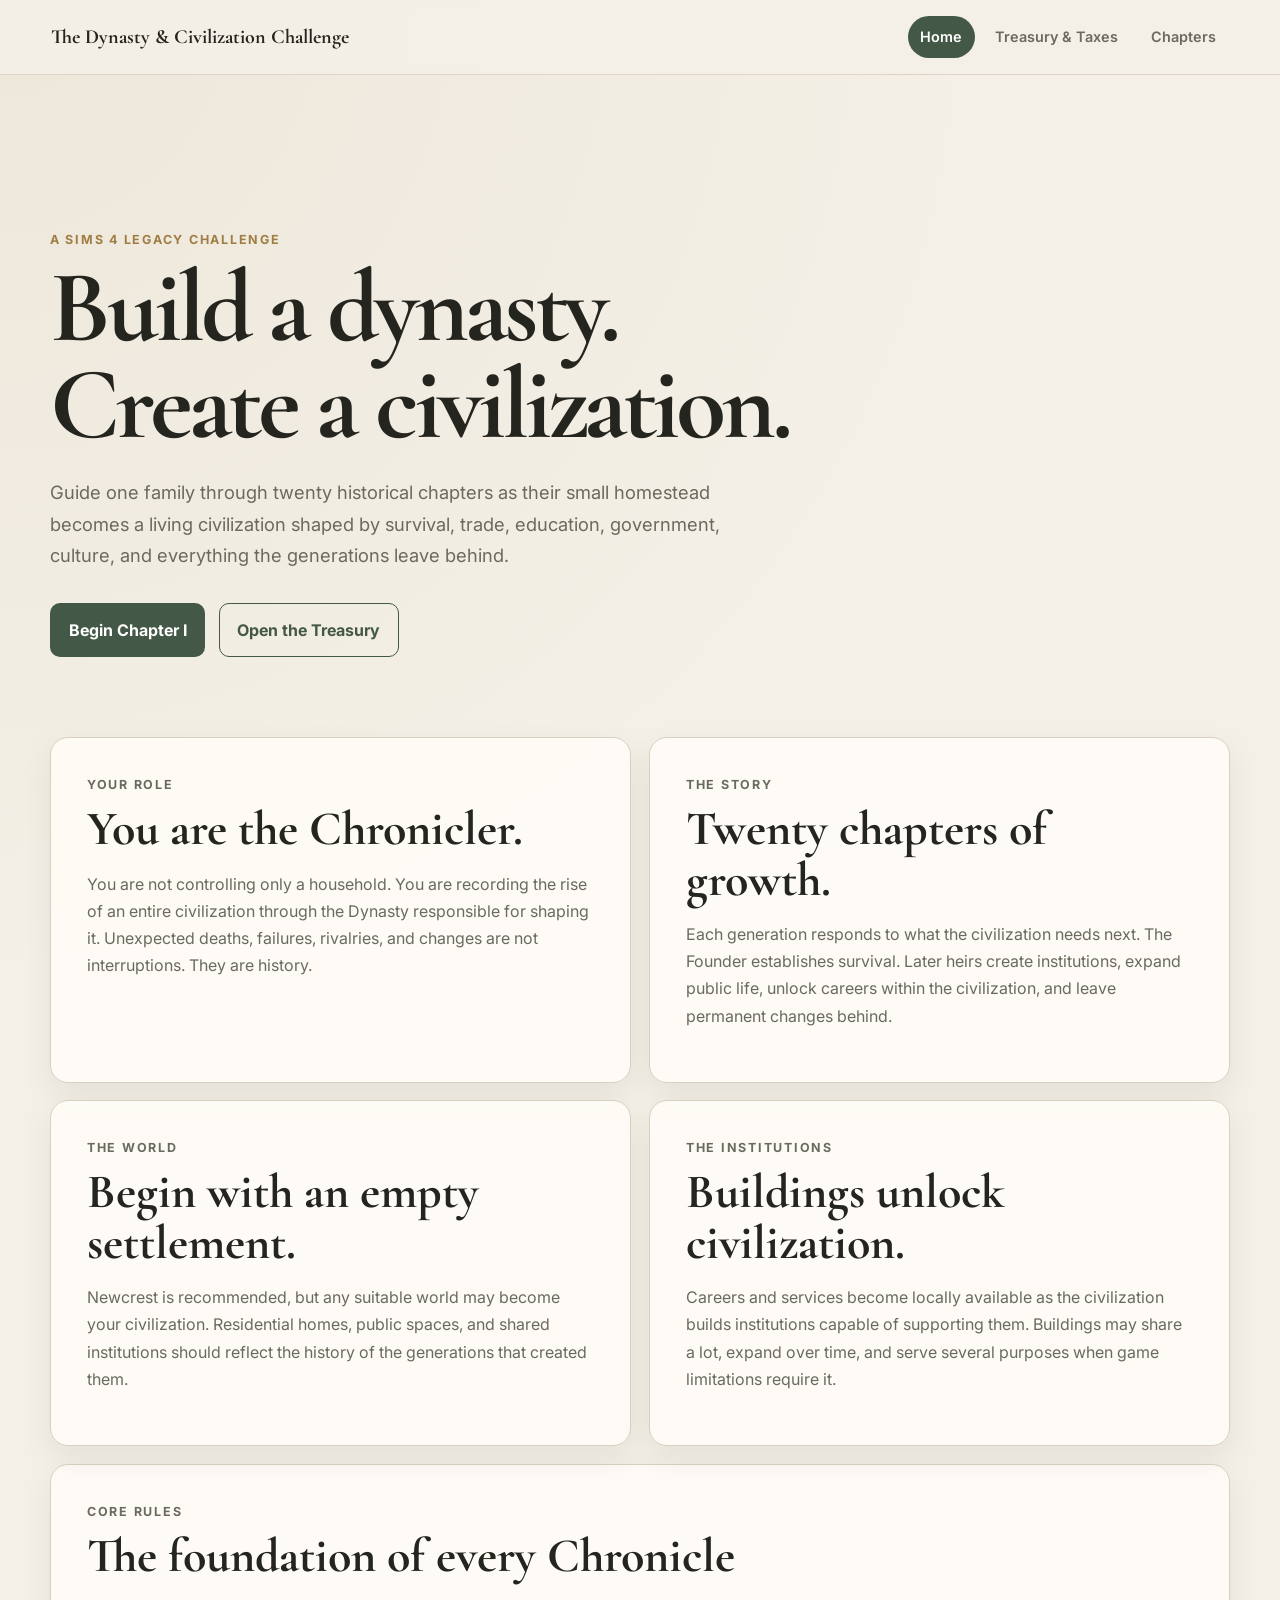
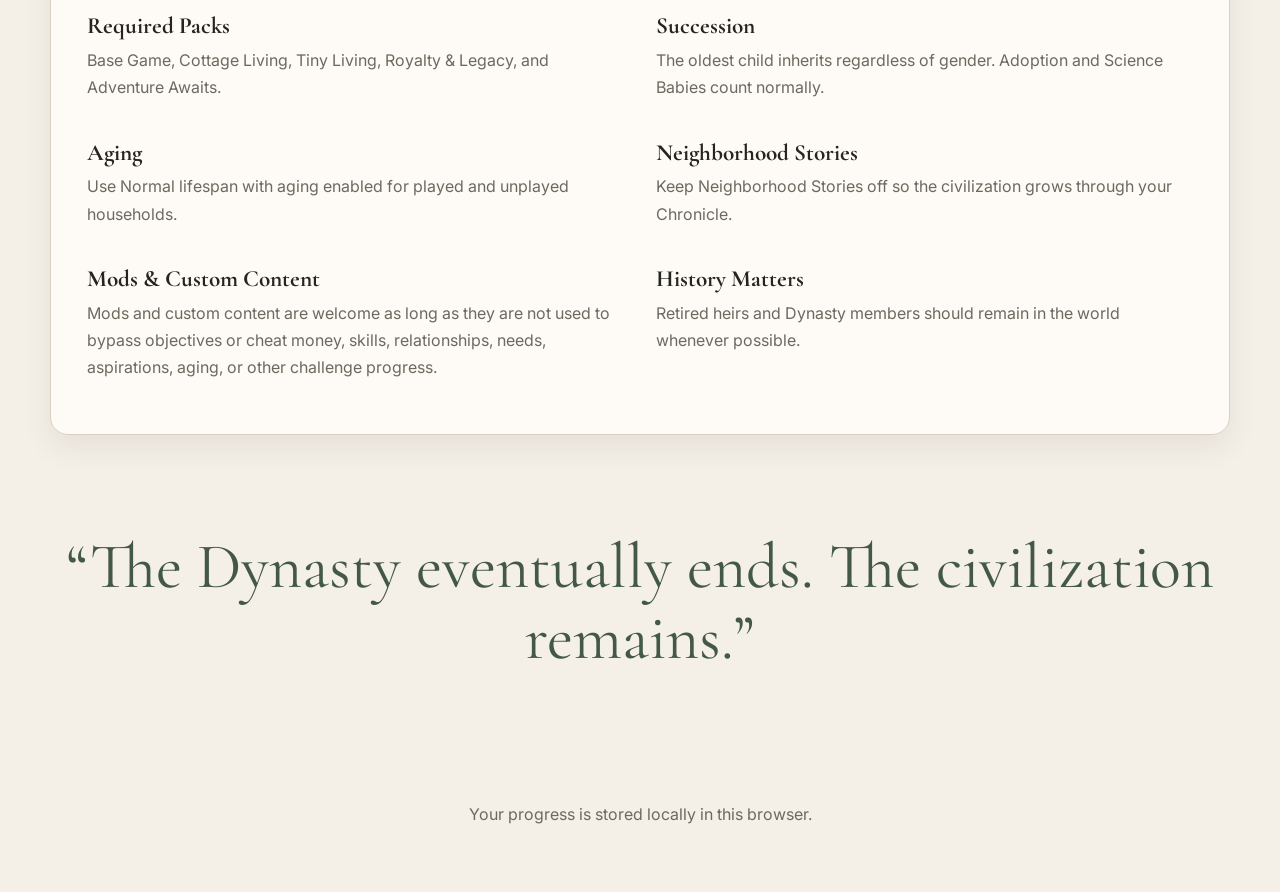
<file: index.html>
<!DOCTYPE html>
<html lang="en">
<head>
  <meta charset="UTF-8" />
  <meta name="viewport" content="width=device-width, initial-scale=1.0" />
  <meta name="description" content="Track your Dynasty & Civilization Challenge, treasury, taxes, chapters, and progress." />
  <title>The Dynasty & Civilization Challenge</title>
  <link rel="stylesheet" href="styles.css" />
</head>
<body>
  <header class="site-header">
    <a class="brand" href="index.html">The Dynasty & Civilization Challenge</a>
    <nav aria-label="Main navigation">
      <a class="active" href="index.html">Home</a>
      <a href="taxes.html">Treasury & Taxes</a>
      <a href="chapters.html">Chapters</a>
    </nav>
  </header>

  <main>
    <section class="hero">
      <p class="eyebrow">A Sims 4 Legacy Challenge</p>
      <h1>Build a dynasty.<br />Create a civilization.</h1>
      <p class="hero-copy">Guide one family through twenty historical chapters as their small homestead becomes a living civilization shaped by survival, trade, education, government, culture, and everything the generations leave behind.</p>
      <div class="button-row"><a class="button primary" href="chapters.html">Begin Chapter I</a><a class="button secondary" href="taxes.html">Open the Treasury</a></div>
    </section>

    <section class="content-grid">
      <article class="panel"><p class="eyebrow">Your Role</p><h2>You are the Chronicler.</h2><p>You are not controlling only a household. You are recording the rise of an entire civilization through the Dynasty responsible for shaping it. Unexpected deaths, failures, rivalries, and changes are not interruptions. They are history.</p></article>
      <article class="panel"><p class="eyebrow">The Story</p><h2>Twenty chapters of growth.</h2><p>Each generation responds to what the civilization needs next. The Founder establishes survival. Later heirs create institutions, expand public life, unlock careers within the civilization, and leave permanent changes behind.</p></article>
      <article class="panel"><p class="eyebrow">The World</p><h2>Begin with an empty settlement.</h2><p>Newcrest is recommended, but any suitable world may become your civilization. Residential homes, public spaces, and shared institutions should reflect the history of the generations that created them.</p></article>
      <article class="panel"><p class="eyebrow">The Institutions</p><h2>Buildings unlock civilization.</h2><p>Careers and services become locally available as the civilization builds institutions capable of supporting them. Buildings may share a lot, expand over time, and serve several purposes when game limitations require it.</p></article>
    </section>

    <section class="wide-panel">
      <p class="eyebrow">Core Rules</p><h2>The foundation of every Chronicle</h2>
      <div class="rule-list">
        <div><h3>Required Packs</h3><p>Base Game, Cottage Living, Tiny Living, Royalty & Legacy, and Adventure Awaits.</p></div>
        <div><h3>Succession</h3><p>The oldest child inherits regardless of gender. Adoption and Science Babies count normally.</p></div>
        <div><h3>Aging</h3><p>Use Normal lifespan with aging enabled for played and unplayed households.</p></div>
        <div><h3>Neighborhood Stories</h3><p>Keep Neighborhood Stories off so the civilization grows through your Chronicle.</p></div>
        <div><h3>Mods & Custom Content</h3><p>Mods and custom content are welcome as long as they are not used to bypass objectives or cheat money, skills, relationships, needs, aspirations, aging, or other challenge progress.</p></div>
        <div><h3>History Matters</h3><p>Retired heirs and Dynasty members should remain in the world whenever possible.</p></div>
      </div>
    </section>

    <section class="quote-panel"><blockquote>“The Dynasty eventually ends. The civilization remains.”</blockquote></section>
  </main>

  <footer><p>Your progress is stored locally in this browser.</p></footer>
</body>
</html>
</file>
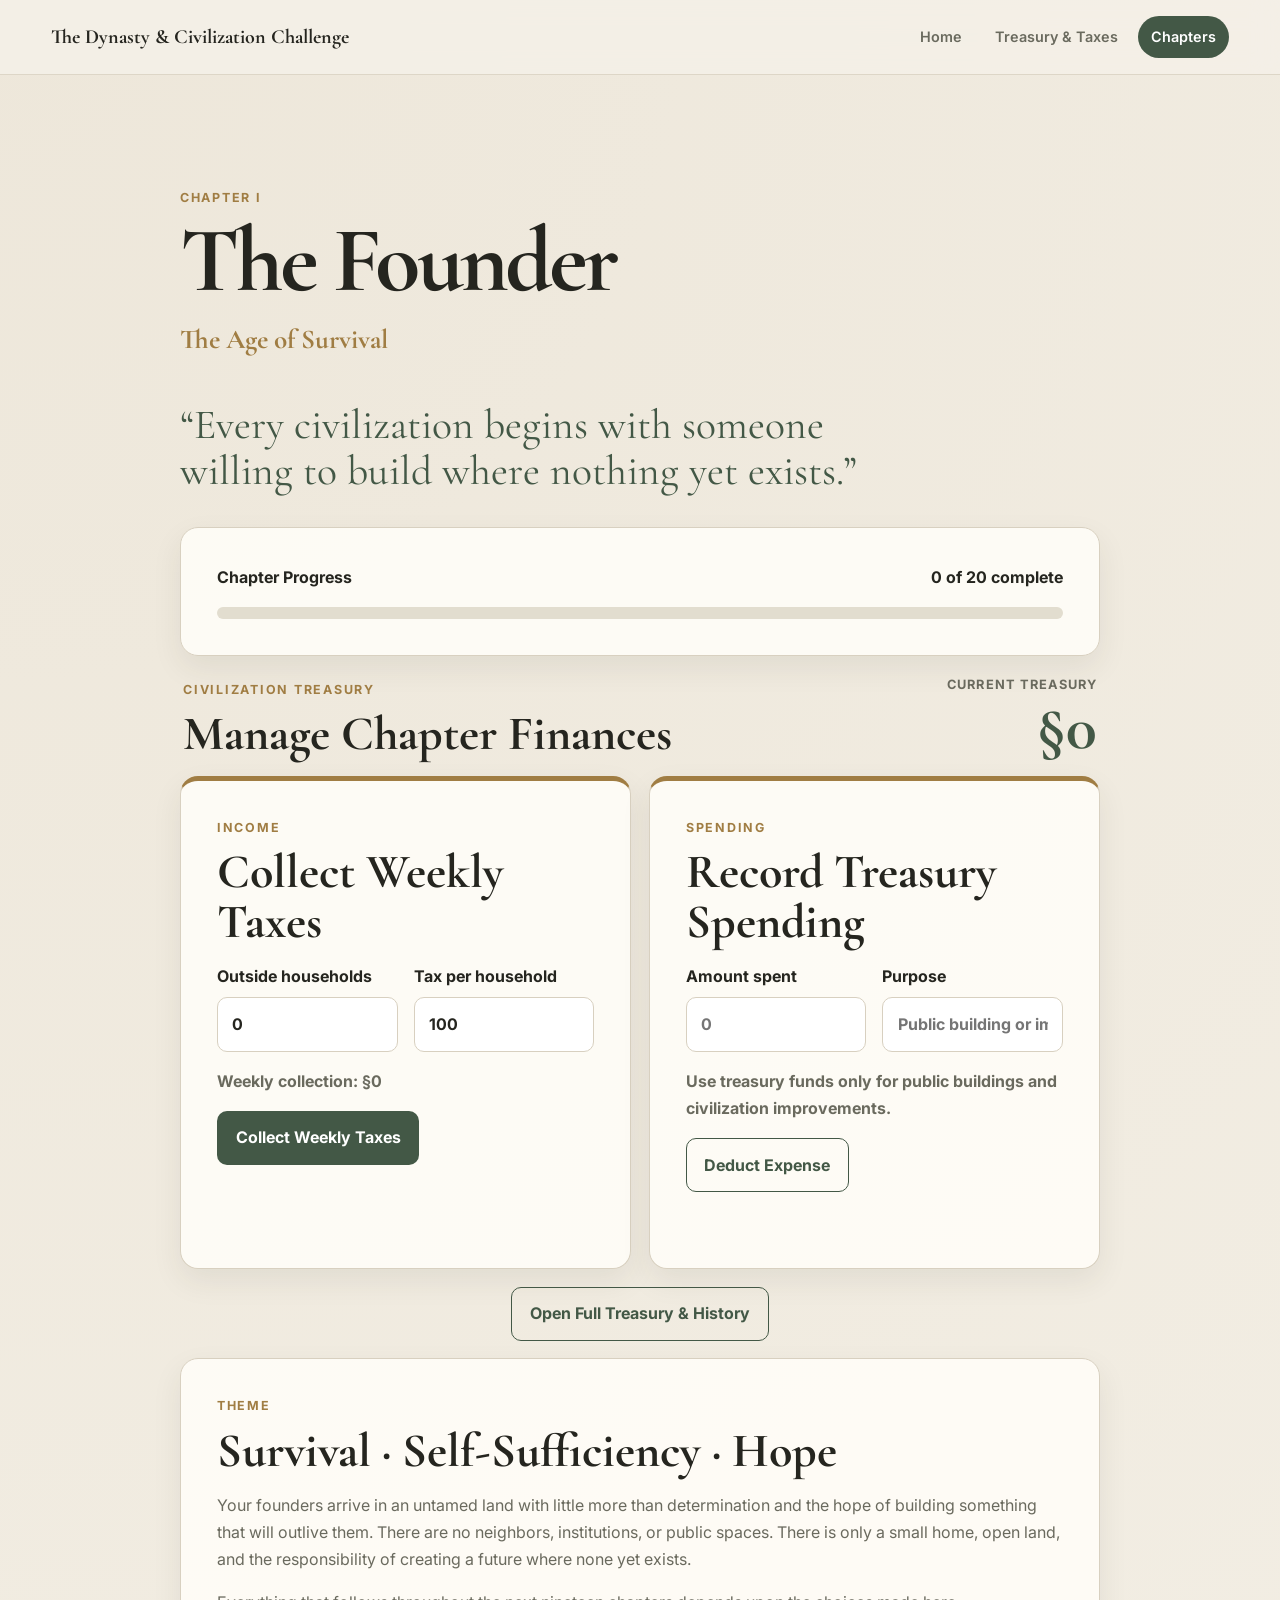
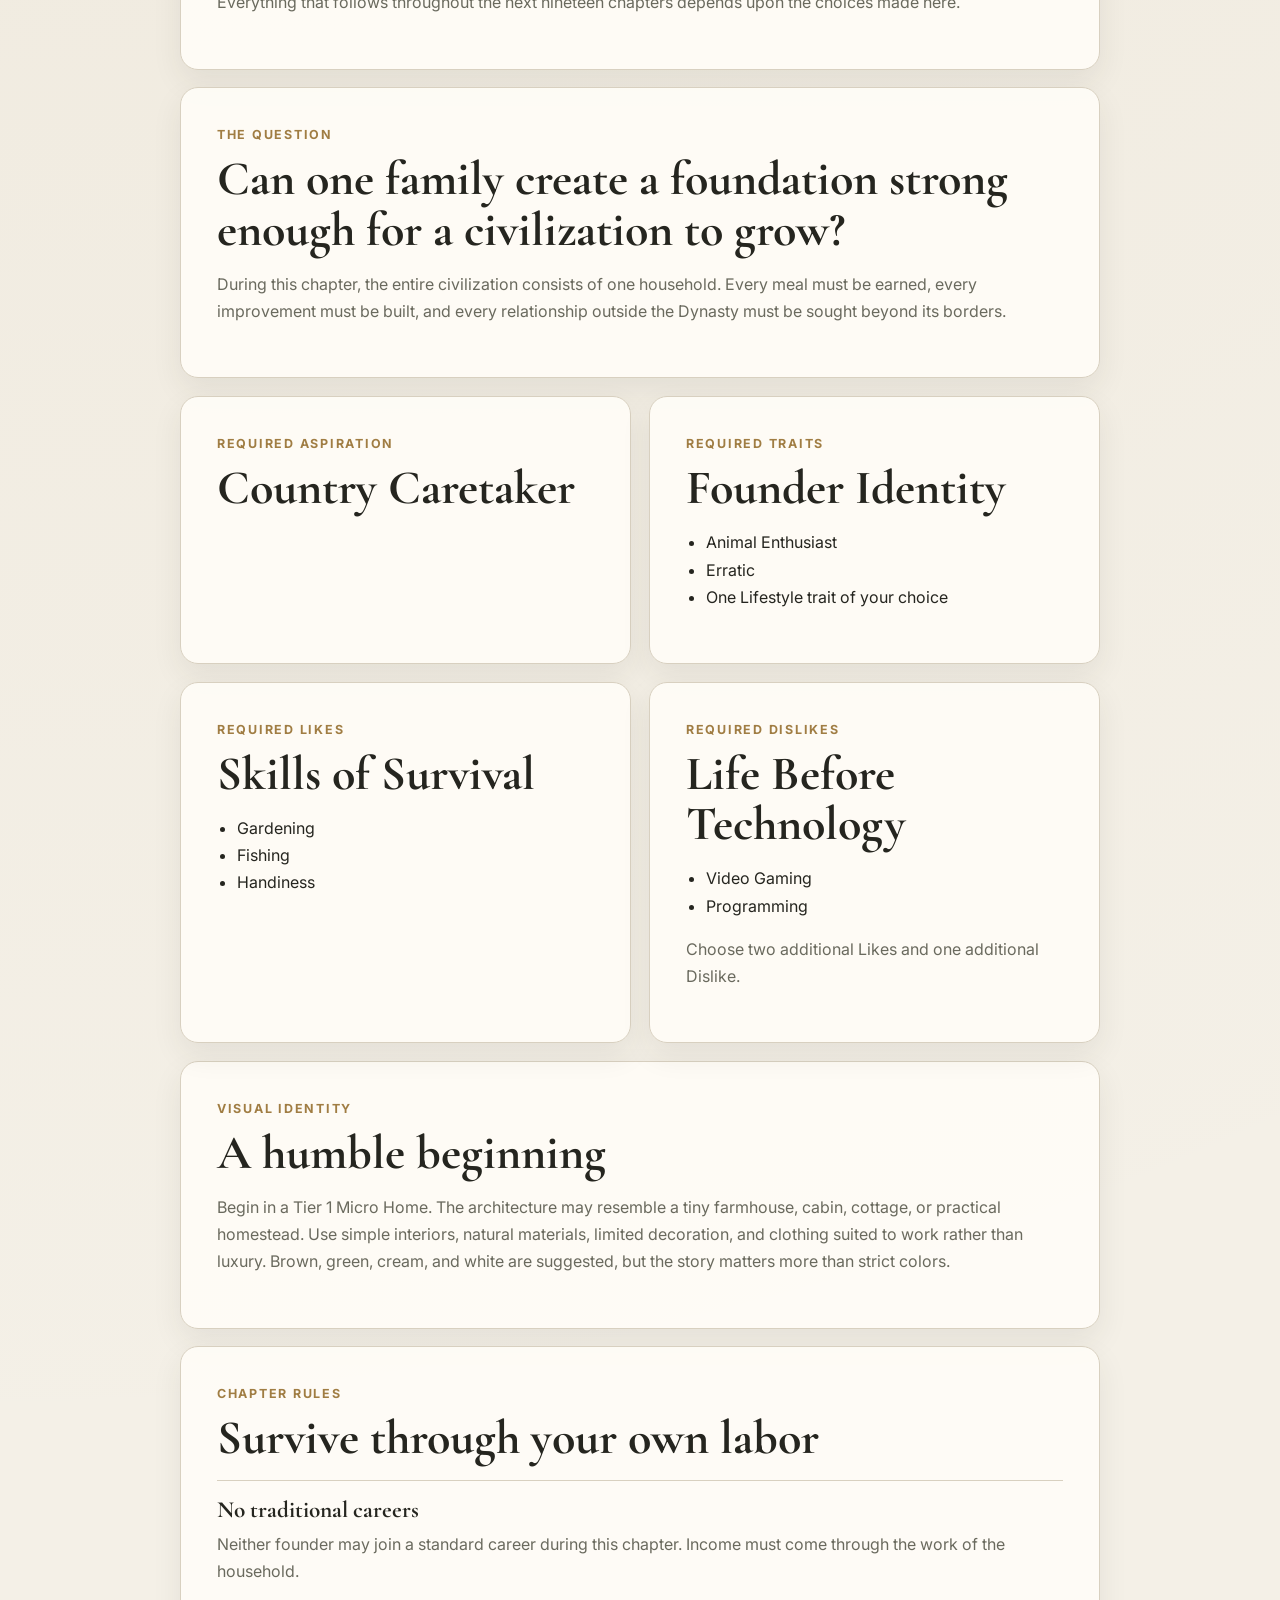
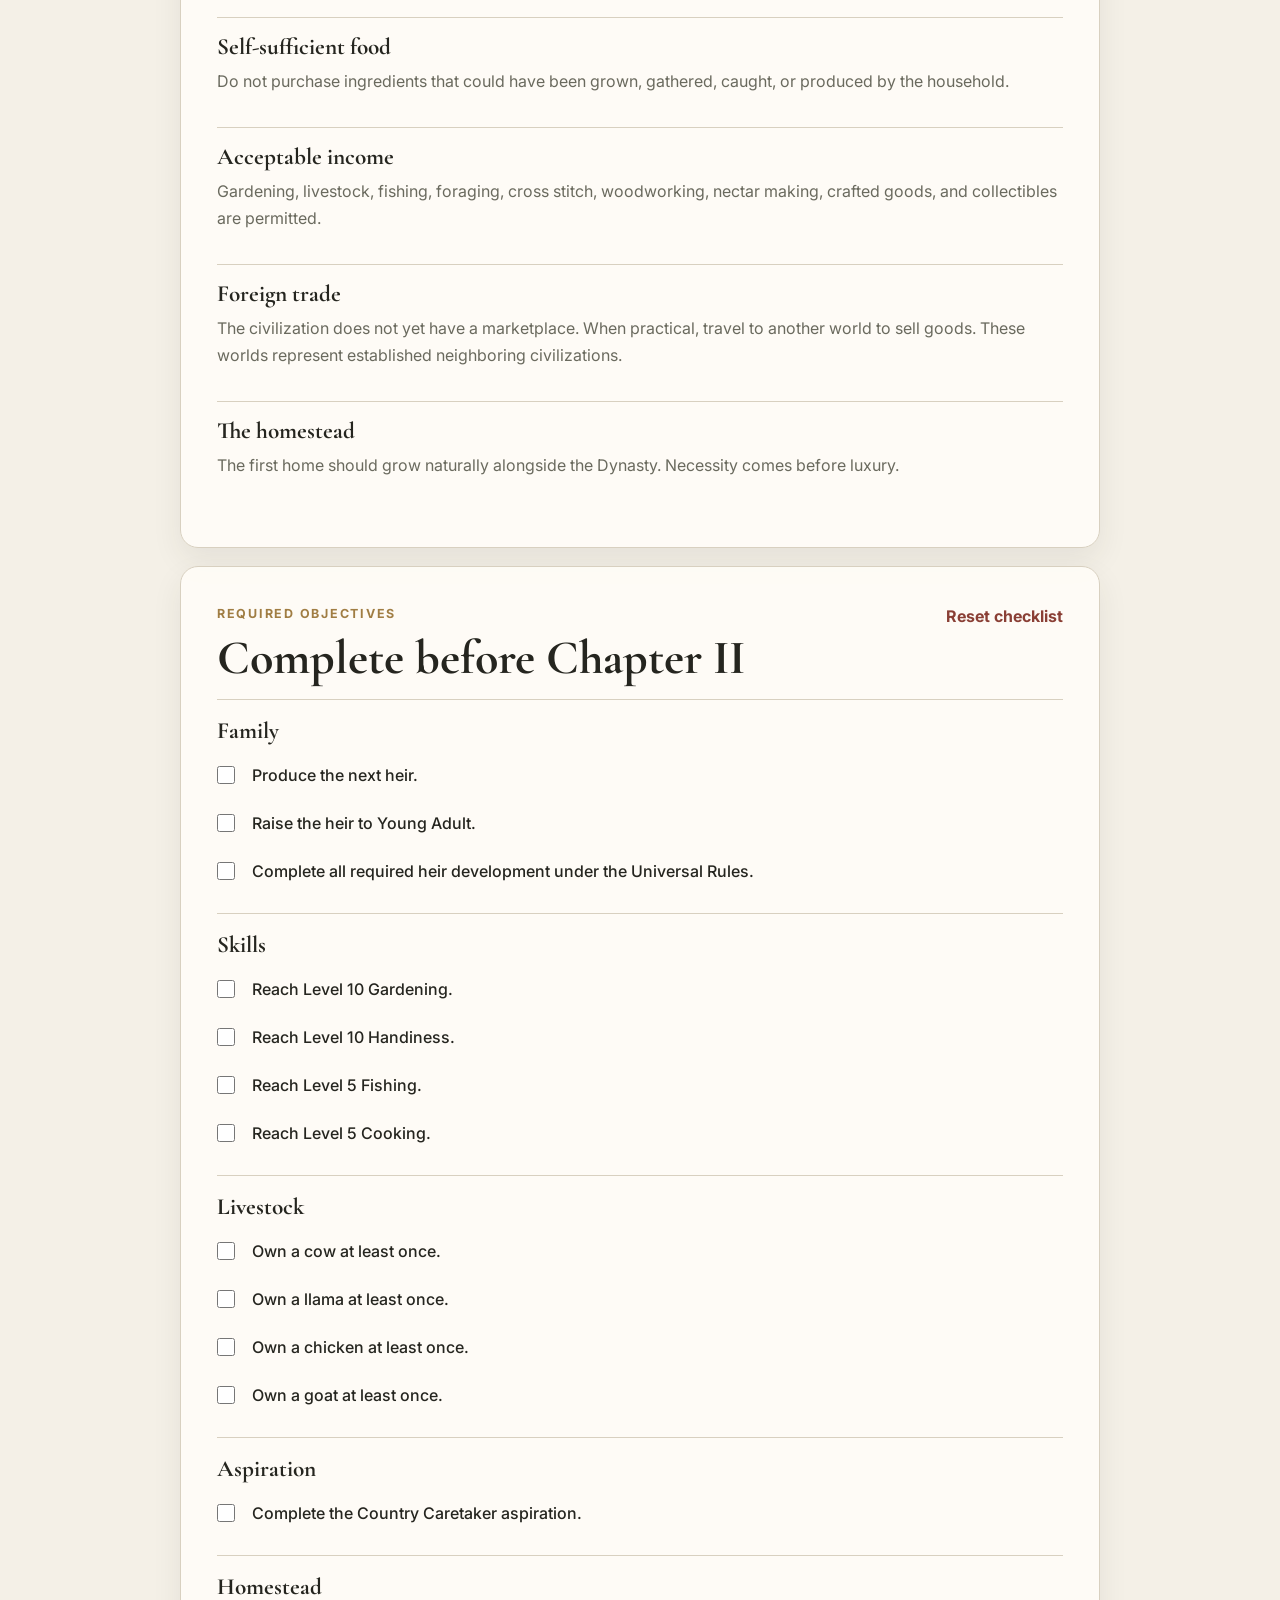
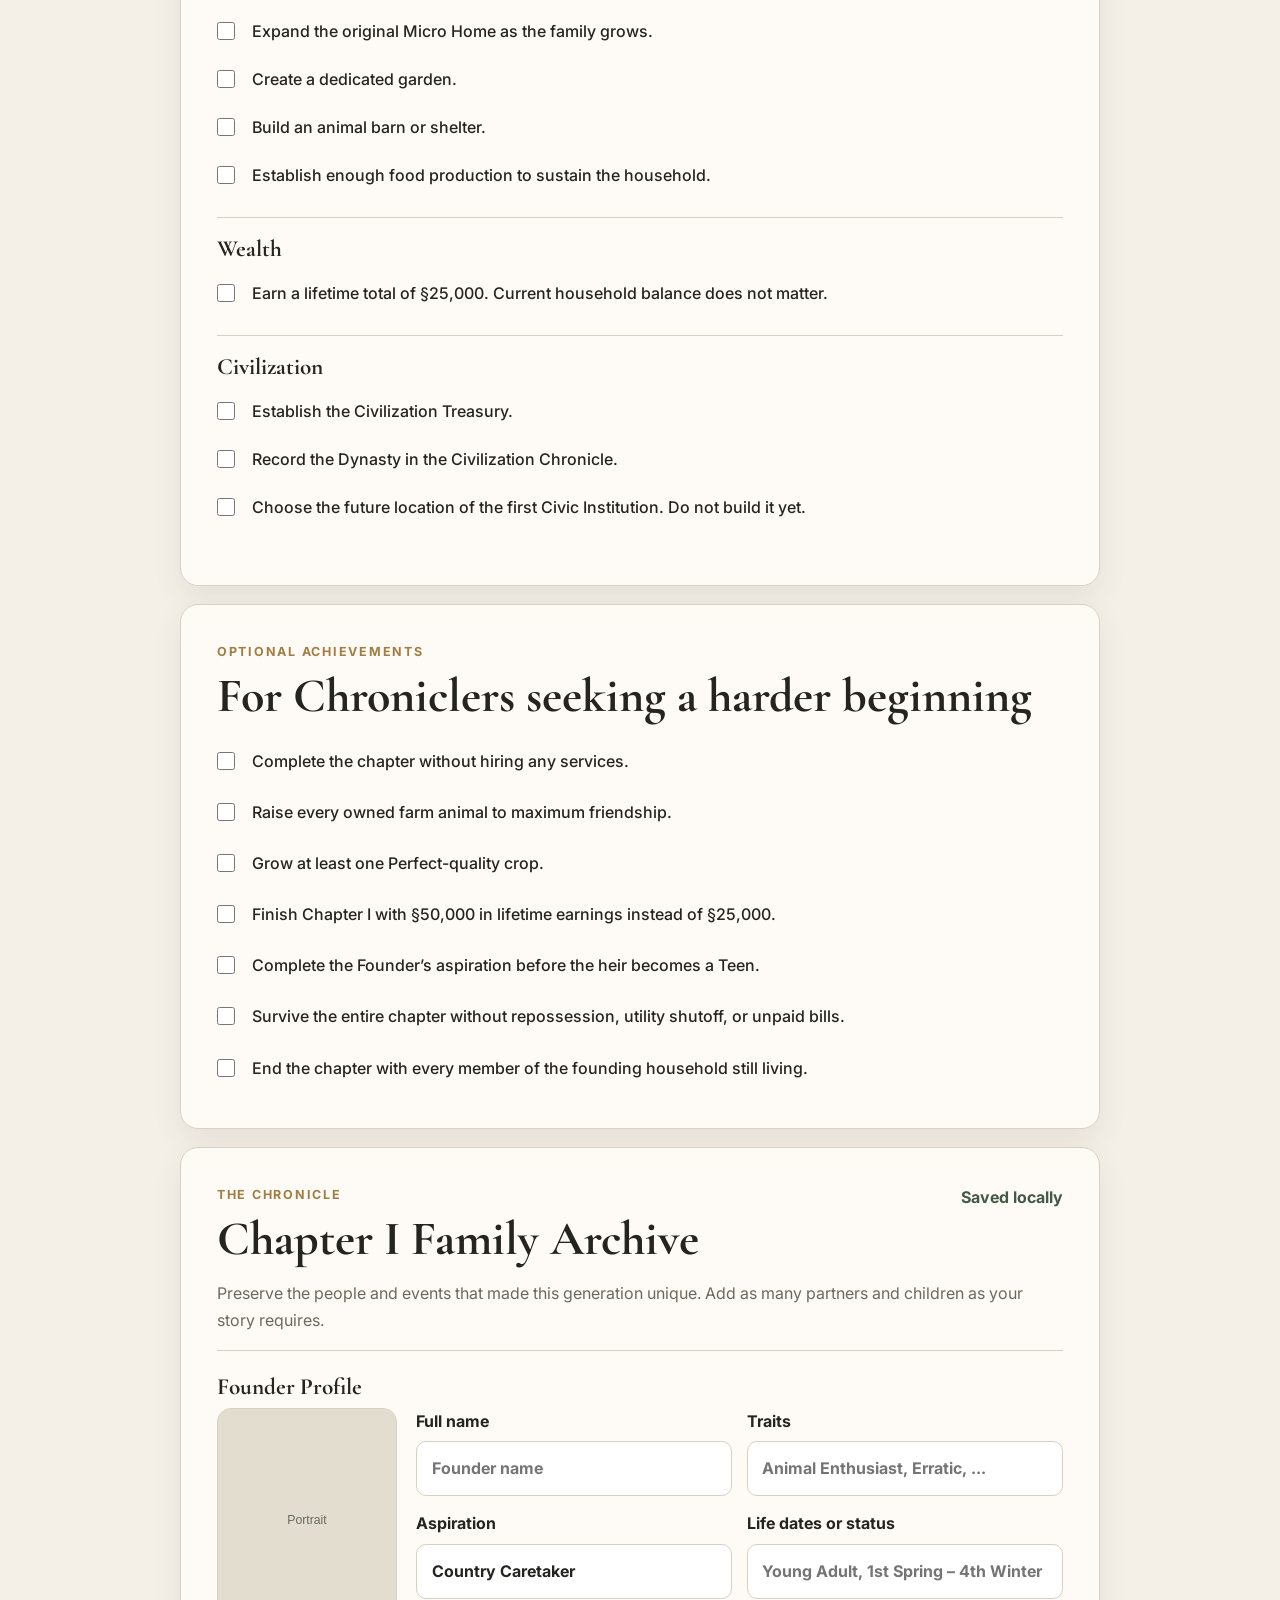
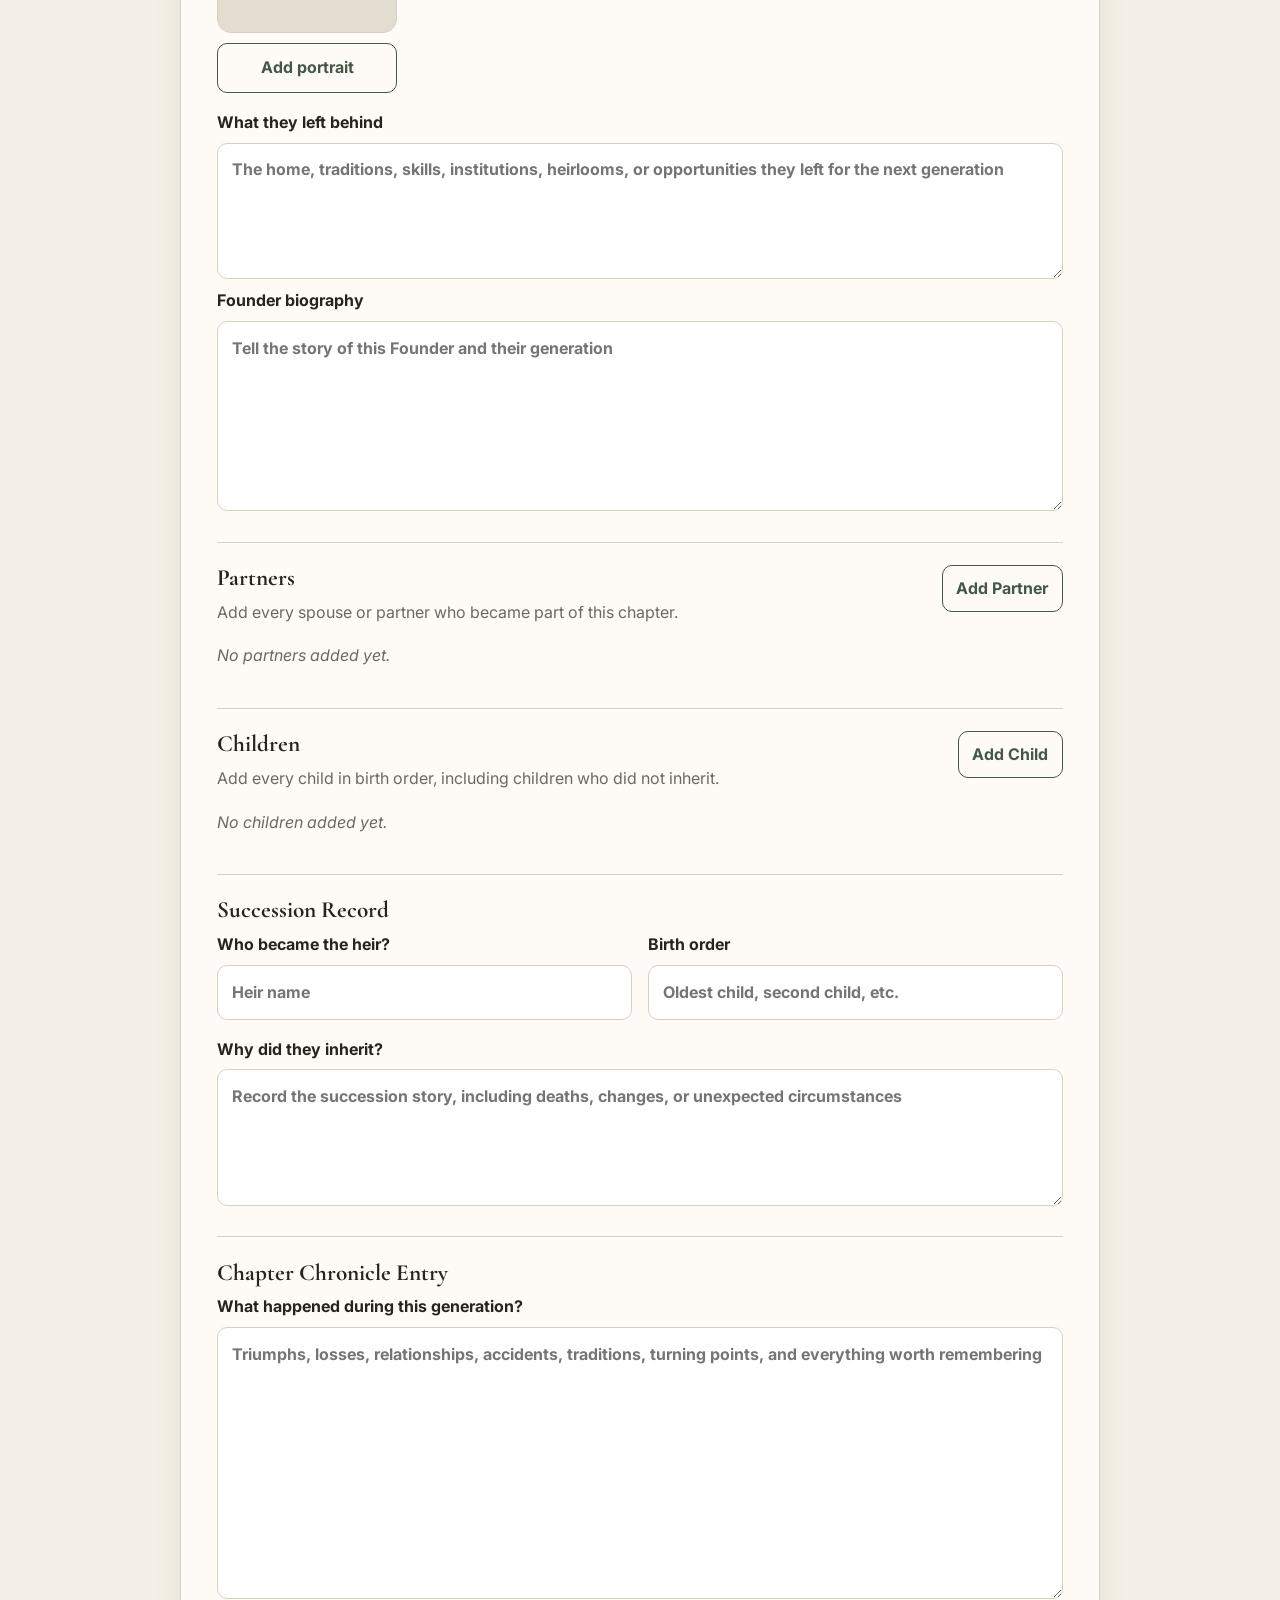
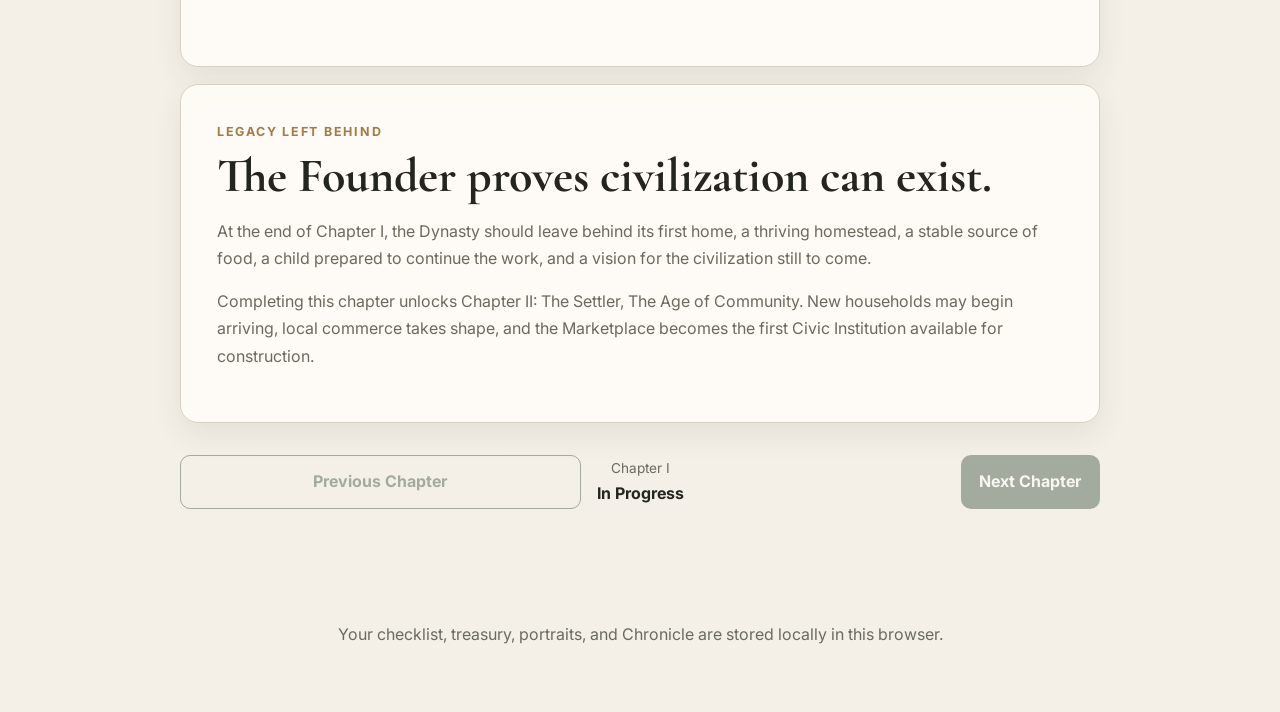
<file: chapters.html>
<!DOCTYPE html>
<html lang="en">
<head>
  <meta charset="UTF-8" />
  <meta name="viewport" content="width=device-width, initial-scale=1.0" />
  <meta name="description" content="Play Chapter I, track objectives, manage the treasury, and preserve your Dynasty Chronicle." />
  <title>Chapters | The Dynasty & Civilization Challenge</title>
  <link rel="stylesheet" href="styles.css" />
</head>
<body class="chapter-page chapter-one">
  <header class="site-header">
    <a class="brand" href="index.html">The Dynasty & Civilization Challenge</a>
    <nav aria-label="Main navigation">
      <a href="index.html">Home</a>
      <a href="taxes.html">Treasury & Taxes</a>
      <a class="active" href="chapters.html">Chapters</a>
    </nav>
  </header>

  <main class="narrow-main">
    <section class="page-heading chapter-heading">
      <p class="eyebrow">Chapter I</p>
      <h1>The Founder</h1>
      <p class="subtitle">The Age of Survival</p>
      <blockquote>“Every civilization begins with someone willing to build where nothing yet exists.”</blockquote>
    </section>

    <section class="chapter-progress-panel">
      <div><span>Chapter Progress</span><strong id="progressText">0 of 0 complete</strong></div>
      <div class="progress-track" aria-hidden="true"><div id="progressBar" class="progress-fill"></div></div>
    </section>

    <section class="treasury-companion">
      <div class="treasury-companion-heading">
        <div><p class="eyebrow">Civilization Treasury</p><h2>Manage Chapter Finances</h2></div>
        <div class="treasury-balance-display"><span>Current Treasury</span><strong id="chapterTreasuryBalance">§0</strong></div>
      </div>

      <div class="content-grid treasury-action-grid">
        <article class="panel treasury-action-card">
          <p class="eyebrow">Income</p>
          <h2>Collect Weekly Taxes</h2>
          <div class="form-grid treasury-widget-grid">
            <label>Outside households<input id="chapterHouseholdCount" type="number" min="0" step="1" value="0" /></label>
            <label>Tax per household<input id="chapterTaxRate" type="number" min="0" step="1" value="100" /></label>
          </div>
          <p class="calculation" id="chapterTaxPreview">Weekly collection: §0</p>
          <button class="button primary" id="chapterPayTaxesButton" type="button">Collect Weekly Taxes</button>
          <p class="status-message" id="chapterTaxStatus" aria-live="polite"></p>
        </article>

        <article class="panel treasury-action-card">
          <p class="eyebrow">Spending</p>
          <h2>Record Treasury Spending</h2>
          <div class="form-grid treasury-widget-grid">
            <label>Amount spent<input id="chapterExpenseAmount" type="number" min="0" step="1" placeholder="0" /></label>
            <label>Purpose<input id="chapterExpenseReason" type="text" placeholder="Public building or improvement" /></label>
          </div>
          <p class="calculation">Use treasury funds only for public buildings and civilization improvements.</p>
          <button class="button secondary" id="chapterDeductButton" type="button">Deduct Expense</button>
          <p class="status-message" id="chapterExpenseStatus" aria-live="polite"></p>
        </article>
      </div>

      <div class="treasury-footer-link"><a class="button secondary" href="taxes.html">Open Full Treasury & History</a></div>
    </section>

    <section class="wide-panel"><p class="eyebrow">Theme</p><h2>Survival · Self-Sufficiency · Hope</h2><p>Your founders arrive in an untamed land with little more than determination and the hope of building something that will outlive them. There are no neighbors, institutions, or public spaces. There is only a small home, open land, and the responsibility of creating a future where none yet exists.</p><p>Everything that follows throughout the next nineteen chapters depends upon the choices made here.</p></section>

    <section class="wide-panel"><p class="eyebrow">The Question</p><h2>Can one family create a foundation strong enough for a civilization to grow?</h2><p>During this chapter, the entire civilization consists of one household. Every meal must be earned, every improvement must be built, and every relationship outside the Dynasty must be sought beyond its borders.</p></section>

    <section class="content-grid two-column">
      <article class="panel"><p class="eyebrow">Required Aspiration</p><h2>Country Caretaker</h2></article>
      <article class="panel"><p class="eyebrow">Required Traits</p><h2>Founder Identity</h2><ul><li>Animal Enthusiast</li><li>Erratic</li><li>One Lifestyle trait of your choice</li></ul></article>
      <article class="panel"><p class="eyebrow">Required Likes</p><h2>Skills of Survival</h2><ul><li>Gardening</li><li>Fishing</li><li>Handiness</li></ul></article>
      <article class="panel"><p class="eyebrow">Required Dislikes</p><h2>Life Before Technology</h2><ul><li>Video Gaming</li><li>Programming</li></ul><p>Choose two additional Likes and one additional Dislike.</p></article>
    </section>

    <section class="wide-panel"><p class="eyebrow">Visual Identity</p><h2>A humble beginning</h2><p>Begin in a Tier 1 Micro Home. The architecture may resemble a tiny farmhouse, cabin, cottage, or practical homestead. Use simple interiors, natural materials, limited decoration, and clothing suited to work rather than luxury. Brown, green, cream, and white are suggested, but the story matters more than strict colors.</p></section>

    <section class="wide-panel">
      <p class="eyebrow">Chapter Rules</p><h2>Survive through your own labor</h2>
      <div class="rule-block"><h3>No traditional careers</h3><p>Neither founder may join a standard career during this chapter. Income must come through the work of the household.</p></div>
      <div class="rule-block"><h3>Self-sufficient food</h3><p>Do not purchase ingredients that could have been grown, gathered, caught, or produced by the household.</p></div>
      <div class="rule-block"><h3>Acceptable income</h3><p>Gardening, livestock, fishing, foraging, cross stitch, woodworking, nectar making, crafted goods, and collectibles are permitted.</p></div>
      <div class="rule-block"><h3>Foreign trade</h3><p>The civilization does not yet have a marketplace. When practical, travel to another world to sell goods. These worlds represent established neighboring civilizations.</p></div>
      <div class="rule-block"><h3>The homestead</h3><p>The first home should grow naturally alongside the Dynasty. Necessity comes before luxury.</p></div>
    </section>

    <section class="wide-panel checklist-panel">
      <div class="section-heading-row"><div><p class="eyebrow">Required Objectives</p><h2>Complete before Chapter II</h2></div><button class="text-button danger" id="resetChecklistButton" type="button">Reset checklist</button></div>
      <div class="checklist-group"><h3>Family</h3><label class="check-item"><input type="checkbox" data-check-id="family-heir" /><span>Produce the next heir.</span></label><label class="check-item"><input type="checkbox" data-check-id="family-young-adult" /><span>Raise the heir to Young Adult.</span></label><label class="check-item"><input type="checkbox" data-check-id="family-development" /><span>Complete all required heir development under the Universal Rules.</span></label></div>
      <div class="checklist-group"><h3>Skills</h3><label class="check-item"><input type="checkbox" data-check-id="skill-gardening" /><span>Reach Level 10 Gardening.</span></label><label class="check-item"><input type="checkbox" data-check-id="skill-handiness" /><span>Reach Level 10 Handiness.</span></label><label class="check-item"><input type="checkbox" data-check-id="skill-fishing" /><span>Reach Level 5 Fishing.</span></label><label class="check-item"><input type="checkbox" data-check-id="skill-cooking" /><span>Reach Level 5 Cooking.</span></label></div>
      <div class="checklist-group"><h3>Livestock</h3><label class="check-item"><input type="checkbox" data-check-id="animal-cow" /><span>Own a cow at least once.</span></label><label class="check-item"><input type="checkbox" data-check-id="animal-llama" /><span>Own a llama at least once.</span></label><label class="check-item"><input type="checkbox" data-check-id="animal-chicken" /><span>Own a chicken at least once.</span></label><label class="check-item"><input type="checkbox" data-check-id="animal-goat" /><span>Own a goat at least once.</span></label></div>
      <div class="checklist-group"><h3>Aspiration</h3><label class="check-item"><input type="checkbox" data-check-id="aspiration-country-caretaker" /><span>Complete the Country Caretaker aspiration.</span></label></div>
      <div class="checklist-group"><h3>Homestead</h3><label class="check-item"><input type="checkbox" data-check-id="home-expand" /><span>Expand the original Micro Home as the family grows.</span></label><label class="check-item"><input type="checkbox" data-check-id="home-garden" /><span>Create a dedicated garden.</span></label><label class="check-item"><input type="checkbox" data-check-id="home-shelter" /><span>Build an animal barn or shelter.</span></label><label class="check-item"><input type="checkbox" data-check-id="home-sustainable" /><span>Establish enough food production to sustain the household.</span></label></div>
      <div class="checklist-group"><h3>Wealth</h3><label class="check-item"><input type="checkbox" data-check-id="wealth-25000" /><span>Earn a lifetime total of §25,000. Current household balance does not matter.</span></label></div>
      <div class="checklist-group"><h3>Civilization</h3><label class="check-item"><input type="checkbox" data-check-id="civilization-treasury" /><span>Establish the Civilization Treasury.</span></label><label class="check-item"><input type="checkbox" data-check-id="civilization-chronicle" /><span>Record the Dynasty in the Civilization Chronicle.</span></label><label class="check-item"><input type="checkbox" data-check-id="civilization-site" /><span>Choose the future location of the first Civic Institution. Do not build it yet.</span></label></div>
    </section>

    <section class="wide-panel optional-achievements"><p class="eyebrow">Optional Achievements</p><h2>For Chroniclers seeking a harder beginning</h2><div class="achievement-checklist"><label class="check-item"><input type="checkbox" data-achievement-id="no-services" /><span>Complete the chapter without hiring any services.</span></label><label class="check-item"><input type="checkbox" data-achievement-id="animal-friendship" /><span>Raise every owned farm animal to maximum friendship.</span></label><label class="check-item"><input type="checkbox" data-achievement-id="perfect-crop" /><span>Grow at least one Perfect-quality crop.</span></label><label class="check-item"><input type="checkbox" data-achievement-id="wealth-50000" /><span>Finish Chapter I with §50,000 in lifetime earnings instead of §25,000.</span></label><label class="check-item"><input type="checkbox" data-achievement-id="early-aspiration" /><span>Complete the Founder’s aspiration before the heir becomes a Teen.</span></label><label class="check-item"><input type="checkbox" data-achievement-id="stable-household" /><span>Survive the entire chapter without repossession, utility shutoff, or unpaid bills.</span></label><label class="check-item"><input type="checkbox" data-achievement-id="all-living" /><span>End the chapter with every member of the founding household still living.</span></label></div></section>

    <section class="wide-panel chronicle-panel">
      <div class="section-heading-row"><div><p class="eyebrow">The Chronicle</p><h2>Chapter I Family Archive</h2></div><span class="save-indicator" id="saveIndicator">Saved locally</span></div><p>Preserve the people and events that made this generation unique. Add as many partners and children as your story requires.</p>
      <div class="profile-section"><h3>Founder Profile</h3><div class="profile-editor primary-profile" data-profile="founder"><div class="portrait-editor"><img id="founderPhotoPreview" class="portrait-preview" alt="Founder portrait preview" /><label class="upload-button">Add portrait<input id="founderPhoto" type="file" accept="image/*" /></label></div><div class="profile-fields"><label>Full name<input id="founderName" type="text" placeholder="Founder name" /></label><label>Traits<input id="founderTraits" type="text" placeholder="Animal Enthusiast, Erratic, ..." /></label><label>Aspiration<input id="founderAspiration" type="text" value="Country Caretaker" /></label><label>Life dates or status<input id="founderLife" type="text" placeholder="Young Adult, 1st Spring – 4th Winter" /></label></div></div><label>What they left behind<textarea id="founderLegacy" rows="4" placeholder="The home, traditions, skills, institutions, heirlooms, or opportunities they left for the next generation"></textarea></label><label>Founder biography<textarea id="founderBiography" rows="6" placeholder="Tell the story of this Founder and their generation"></textarea></label></div>
      <div class="profile-section"><div class="section-heading-row"><div><h3>Partners</h3><p>Add every spouse or partner who became part of this chapter.</p></div><button class="button secondary small-button" id="addPartnerButton" type="button">Add Partner</button></div><div id="partnersList" class="dynamic-profile-list"></div></div>
      <div class="profile-section"><div class="section-heading-row"><div><h3>Children</h3><p>Add every child in birth order, including children who did not inherit.</p></div><button class="button secondary small-button" id="addChildButton" type="button">Add Child</button></div><div id="childrenList" class="dynamic-profile-list"></div></div>
      <div class="profile-section succession-section"><h3>Succession Record</h3><div class="form-grid"><label>Who became the heir?<input id="chosenHeir" type="text" placeholder="Heir name" /></label><label>Birth order<input id="heirBirthOrder" type="text" placeholder="Oldest child, second child, etc." /></label></div><label>Why did they inherit?<textarea id="heirReason" rows="4" placeholder="Record the succession story, including deaths, changes, or unexpected circumstances"></textarea></label></div>
      <div class="profile-section"><h3>Chapter Chronicle Entry</h3><label>What happened during this generation?<textarea id="chapterChronicle" rows="9" placeholder="Triumphs, losses, relationships, accidents, traditions, turning points, and everything worth remembering"></textarea></label></div>
    </section>

    <section class="wide-panel"><p class="eyebrow">Legacy Left Behind</p><h2>The Founder proves civilization can exist.</h2><p>At the end of Chapter I, the Dynasty should leave behind its first home, a thriving homestead, a stable source of food, a child prepared to continue the work, and a vision for the civilization still to come.</p><p>Completing this chapter unlocks Chapter II: The Settler, The Age of Community. New households may begin arriving, local commerce takes shape, and the Marketplace becomes the first Civic Institution available for construction.</p></section>

    <nav class="chapter-navigation" aria-label="Chapter navigation"><button class="button secondary" type="button" disabled>Previous Chapter</button><div class="chapter-nav-status"><span>Chapter I</span><strong id="chapterCompletionStatus">In Progress</strong></div><button class="button primary" id="nextChapterButton" type="button" disabled>Next Chapter</button></nav>
  </main>

  <footer><p>Your checklist, treasury, portraits, and Chronicle are stored locally in this browser.</p></footer>
  <script src="chapters.js"></script>
</body>
</html>
</file>
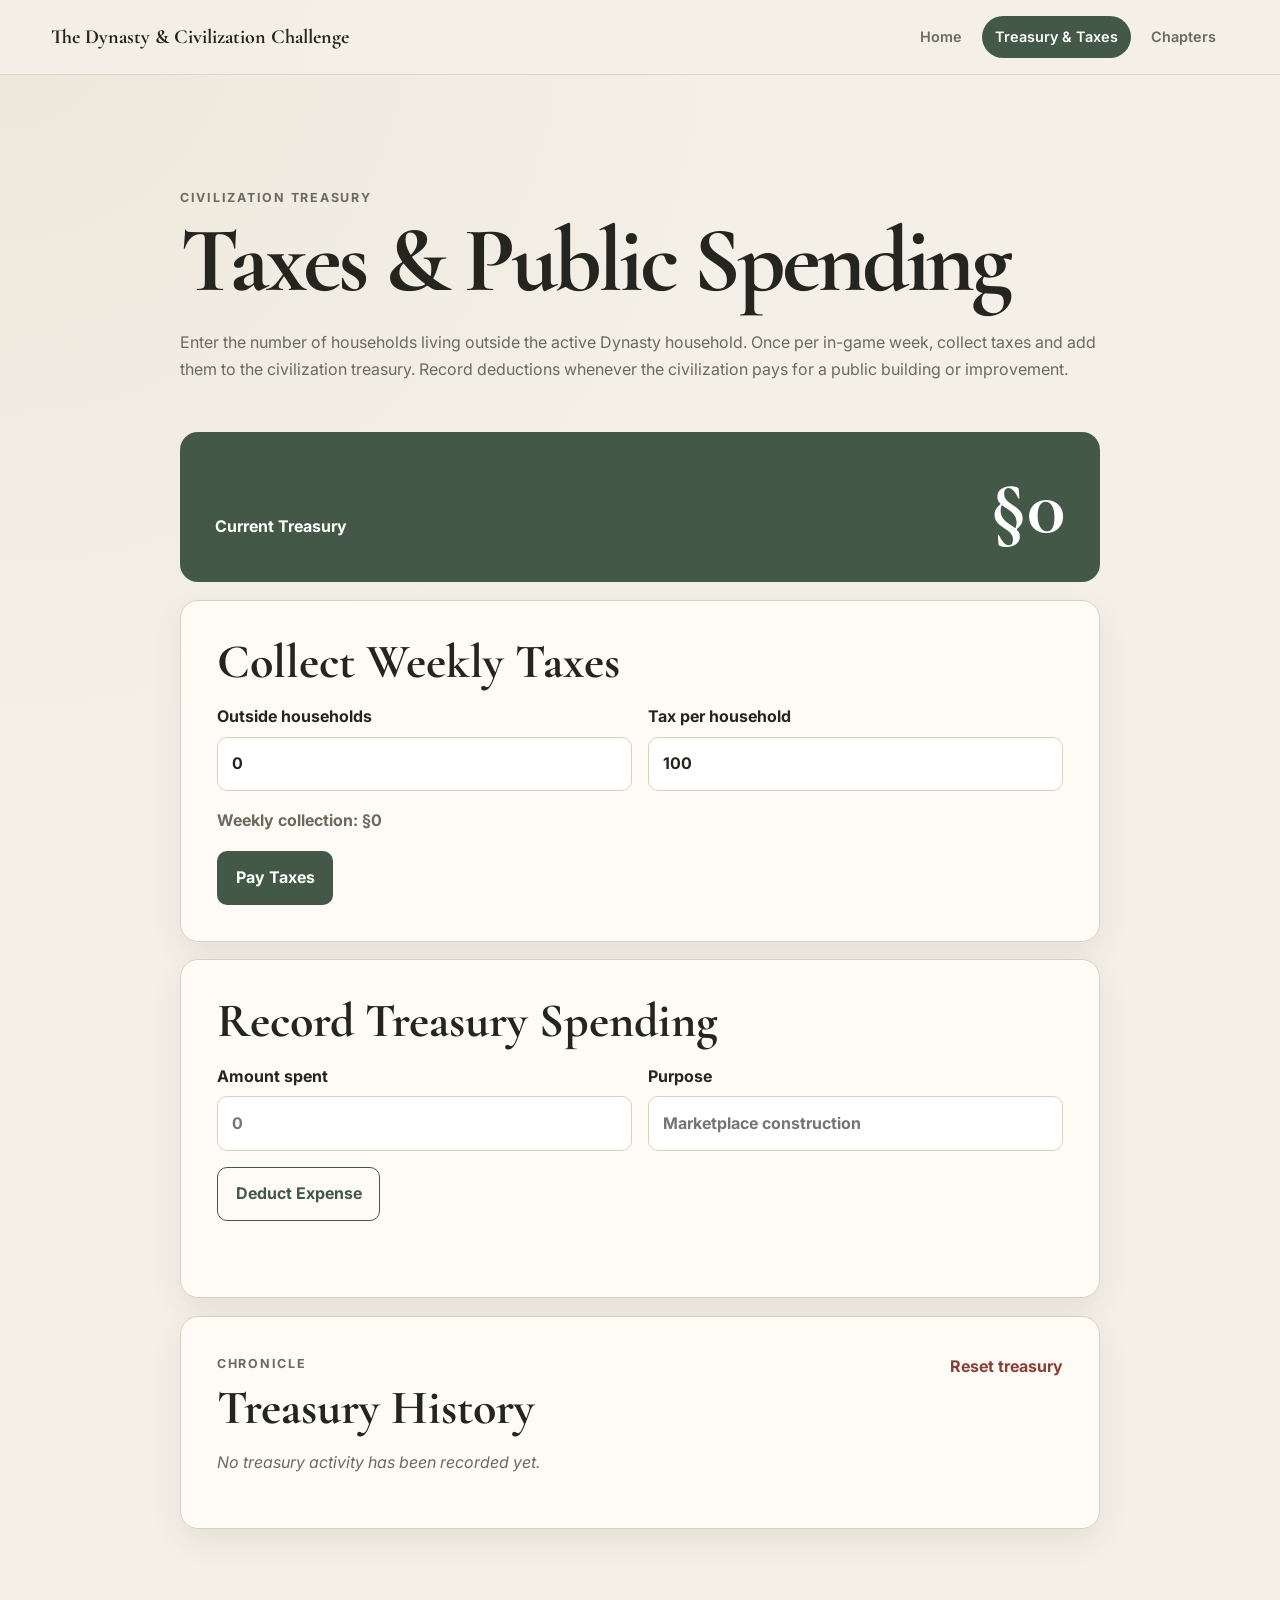
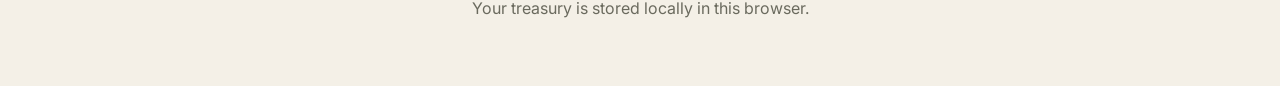
<file: taxes.html>
<!DOCTYPE html>
<html lang="en">
<head>
  <meta charset="UTF-8" />
  <meta name="viewport" content="width=device-width, initial-scale=1.0" />
  <meta name="description" content="Track weekly taxes and treasury spending for the Dynasty & Civilization Challenge." />
  <title>Treasury & Taxes | The Dynasty & Civilization Challenge</title>
  <link rel="stylesheet" href="styles.css" />
</head>
<body>
  <header class="site-header">
    <a class="brand" href="index.html">The Dynasty & Civilization Challenge</a>
    <nav aria-label="Main navigation">
      <a href="index.html">Home</a>
      <a class="active" href="taxes.html">Treasury & Taxes</a>
      <a href="chapters.html">Chapters</a>
    </nav>
  </header>

  <main class="narrow-main">
    <section class="page-heading">
      <p class="eyebrow">Civilization Treasury</p>
      <h1>Taxes & Public Spending</h1>
      <p>
        Enter the number of households living outside the active Dynasty household.
        Once per in-game week, collect taxes and add them to the civilization treasury.
        Record deductions whenever the civilization pays for a public building or improvement.
      </p>
    </section>

    <section class="treasury-total" aria-live="polite">
      <span>Current Treasury</span>
      <strong id="treasuryBalance">§0</strong>
    </section>

    <section class="form-panel">
      <h2>Collect Weekly Taxes</h2>
      <div class="form-grid">
        <label>
          Outside households
          <input id="householdCount" type="number" min="0" step="1" value="0" />
        </label>
        <label>
          Tax per household
          <input id="taxRate" type="number" min="0" step="1" value="100" />
        </label>
      </div>
      <p class="calculation" id="taxPreview">Weekly collection: §0</p>
      <button class="button primary" id="payTaxesButton" type="button">Pay Taxes</button>
    </section>

    <section class="form-panel">
      <h2>Record Treasury Spending</h2>
      <div class="form-grid">
        <label>
          Amount spent
          <input id="expenseAmount" type="number" min="0" step="1" placeholder="0" />
        </label>
        <label>
          Purpose
          <input id="expenseReason" type="text" placeholder="Marketplace construction" />
        </label>
      </div>
      <button class="button secondary" id="deductButton" type="button">Deduct Expense</button>
      <p class="status-message" id="taxStatus" aria-live="polite"></p>
    </section>

    <section class="wide-panel">
      <div class="section-heading-row">
        <div>
          <p class="eyebrow">Chronicle</p>
          <h2>Treasury History</h2>
        </div>
        <button class="text-button danger" id="clearHistoryButton" type="button">Reset treasury</button>
      </div>
      <div id="transactionHistory" class="transaction-list"></div>
    </section>
  </main>

  <footer>
    <p>Your treasury is stored locally in this browser.</p>
  </footer>

  <script src="taxes.js"></script>
</body>
</html>
</file>
<file: styles.css>
@import url('https://fonts.googleapis.com/css2?family=Cormorant+Garamond:wght@500;600;700&family=Inter:wght@400;500;600&display=swap');

:root {
  --ink: #25251f;
  --muted: #6a6a5e;
  --paper: #f4f0e7;
  --panel: #fffdf8;
  --border: #d8d0c0;
  --forest: #435846;
  --forest-dark: #314136;
  --gold: #a07d43;
  --danger: #8a3f35;
  --shadow: 0 12px 30px rgba(54, 48, 36, 0.08);
}

* {
  box-sizing: border-box;
}

html {
  scroll-behavior: smooth;
}

body {
  margin: 0;
  color: var(--ink);
  background:
    radial-gradient(circle at top left, rgba(160, 125, 67, 0.08), transparent 35%),
    var(--paper);
  font-family: "Inter", sans-serif;
  line-height: 1.7;
}

a {
  color: inherit;
}

h1, h2, h3, blockquote, .brand {
  font-family: "Cormorant Garamond", serif;
}

h1, h2, h3, p {
  margin-top: 0;
}

h1 {
  font-size: clamp(3rem, 8vw, 6.6rem);
  line-height: 0.95;
  letter-spacing: -0.04em;
  margin-bottom: 1.5rem;
}

h2 {
  font-size: clamp(1.9rem, 4vw, 3rem);
  line-height: 1.05;
  margin-bottom: 1rem;
}

h3 {
  font-size: 1.45rem;
  line-height: 1.15;
  margin-bottom: 0.45rem;
}

ul {
  padding-left: 1.25rem;
}

.site-header {
  position: sticky;
  top: 0;
  z-index: 20;
  display: flex;
  justify-content: space-between;
  align-items: center;
  gap: 2rem;
  padding: 1rem clamp(1rem, 4vw, 4rem);
  background: rgba(244, 240, 231, 0.94);
  border-bottom: 1px solid rgba(216, 208, 192, 0.8);
  backdrop-filter: blur(14px);
}

.brand {
  font-size: 1.25rem;
  font-weight: 700;
  text-decoration: none;
}

nav {
  display: flex;
  flex-wrap: wrap;
  gap: 0.45rem;
}

nav a {
  padding: 0.55rem 0.8rem;
  border-radius: 999px;
  color: var(--muted);
  font-size: 0.9rem;
  font-weight: 600;
  text-decoration: none;
}

nav a:hover,
nav a.active {
  color: white;
  background: var(--forest);
}

main {
  width: min(1180px, calc(100% - 2rem));
  margin: 0 auto;
}

.narrow-main {
  width: min(920px, calc(100% - 2rem));
}

.hero {
  padding: clamp(5rem, 12vw, 10rem) 0 5rem;
  max-width: 980px;
}

.hero-copy {
  max-width: 730px;
  color: var(--muted);
  font-size: 1.15rem;
}

.eyebrow {
  margin-bottom: 0.55rem;
  color: var(--gold);
  font-size: 0.78rem;
  font-weight: 700;
  letter-spacing: 0.14em;
  text-transform: uppercase;
}

.button-row {
  display: flex;
  flex-wrap: wrap;
  gap: 0.85rem;
  margin-top: 2rem;
}

.button {
  display: inline-flex;
  align-items: center;
  justify-content: center;
  min-height: 46px;
  padding: 0.78rem 1.1rem;
  border: 1px solid transparent;
  border-radius: 10px;
  font: inherit;
  font-weight: 700;
  text-decoration: none;
  cursor: pointer;
}

.button.primary {
  color: white;
  background: var(--forest);
}

.button.primary:hover {
  background: var(--forest-dark);
}

.button.secondary {
  color: var(--forest);
  background: transparent;
  border-color: var(--forest);
}

.button.secondary:hover {
  background: rgba(67, 88, 70, 0.08);
}

.content-grid {
  display: grid;
  grid-template-columns: repeat(2, minmax(0, 1fr));
  gap: 1.1rem;
  margin-bottom: 1.1rem;
}

.content-grid.two-column {
  margin-top: 1.1rem;
}

.panel,
.wide-panel,
.form-panel,
.chapter-progress-panel {
  padding: clamp(1.4rem, 4vw, 2.25rem);
  background: rgba(255, 253, 248, 0.9);
  border: 1px solid var(--border);
  border-radius: 18px;
  box-shadow: var(--shadow);
}

.wide-panel,
.form-panel,
.chapter-progress-panel {
  margin-bottom: 1.1rem;
}

.quote-panel {
  padding: 5rem 1rem;
  text-align: center;
}

.quote-panel blockquote,
.chapter-heading blockquote {
  margin: 0;
  color: var(--forest);
  font-size: clamp(2rem, 5vw, 4rem);
  line-height: 1.1;
}

.rule-list {
  display: grid;
  grid-template-columns: repeat(2, minmax(0, 1fr));
  gap: 1.4rem 2rem;
  margin-top: 2rem;
}

.rule-list p,
.panel p,
.wide-panel p,
.page-heading p {
  color: var(--muted);
}

.page-heading {
  padding: clamp(4rem, 10vw, 7rem) 0 2rem;
}

.page-heading h1 {
  font-size: clamp(3.3rem, 8vw, 5.8rem);
}

.subtitle {
  margin-top: -0.75rem;
  color: var(--gold) !important;
  font-family: "Cormorant Garamond", serif;
  font-size: 1.7rem;
  font-weight: 700;
}

.chapter-heading blockquote {
  max-width: 760px;
  margin-top: 2.5rem;
  font-size: clamp(1.7rem, 4vw, 2.6rem);
}

.treasury-total {
  display: flex;
  justify-content: space-between;
  align-items: baseline;
  gap: 1rem;
  margin-bottom: 1.1rem;
  padding: clamp(1.4rem, 4vw, 2.2rem);
  color: white;
  background: var(--forest);
  border-radius: 18px;
}

.treasury-total span {
  font-weight: 700;
}

.treasury-total strong {
  font-family: "Cormorant Garamond", serif;
  font-size: clamp(2.8rem, 8vw, 5rem);
  line-height: 1;
}

.form-grid {
  display: grid;
  grid-template-columns: repeat(2, minmax(0, 1fr));
  gap: 1rem;
  margin-bottom: 1rem;
}

label {
  display: block;
  font-weight: 700;
}

input {
  width: 100%;
  margin-top: 0.4rem;
  padding: 0.8rem 0.9rem;
  border: 1px solid var(--border);
  border-radius: 10px;
  color: var(--ink);
  background: white;
  font: inherit;
}

input:focus {
  outline: 3px solid rgba(67, 88, 70, 0.18);
  border-color: var(--forest);
}

.calculation {
  color: var(--muted);
  font-weight: 700;
}

.status-message {
  min-height: 1.5rem;
  margin: 1rem 0 0;
  color: var(--forest);
  font-weight: 700;
}

.section-heading-row {
  display: flex;
  justify-content: space-between;
  align-items: flex-start;
  gap: 1rem;
}

.text-button {
  padding: 0;
  border: 0;
  background: transparent;
  font: inherit;
  font-weight: 700;
  cursor: pointer;
}

.text-button.danger {
  color: var(--danger);
}

.transaction-list {
  display: grid;
  gap: 0.7rem;
}

.transaction {
  display: grid;
  grid-template-columns: 1fr auto;
  gap: 0.75rem;
  padding: 1rem 0;
  border-bottom: 1px solid var(--border);
}

.transaction:last-child {
  border-bottom: 0;
}

.transaction strong {
  font-size: 1.05rem;
}

.transaction small {
  display: block;
  color: var(--muted);
}

.transaction .positive {
  color: var(--forest);
}

.transaction .negative {
  color: var(--danger);
}

.empty-state {
  color: var(--muted);
  font-style: italic;
}

.chapter-progress-panel {
  display: grid;
  gap: 1rem;
}

.chapter-progress-panel > div:first-child {
  display: flex;
  justify-content: space-between;
  gap: 1rem;
  font-weight: 700;
}

.progress-track {
  height: 12px;
  overflow: hidden;
  background: #e2ddcf;
  border-radius: 999px;
}

.progress-fill {
  width: 0%;
  height: 100%;
  background: var(--forest);
  transition: width 180ms ease;
}

.rule-block {
  padding: 1rem 0;
  border-top: 1px solid var(--border);
}

.checklist-group {
  padding: 1.1rem 0;
  border-top: 1px solid var(--border);
}

.checklist-group:first-of-type {
  margin-top: 1rem;
}

.check-item {
  display: grid;
  grid-template-columns: 22px 1fr;
  align-items: start;
  gap: 0.8rem;
  padding: 0.65rem 0;
  font-weight: 500;
  cursor: pointer;
}

.check-item input {
  width: 18px;
  height: 18px;
  margin: 0.25rem 0 0;
  accent-color: var(--forest);
}

.check-item input:checked + span {
  color: var(--muted);
  text-decoration: line-through;
  text-decoration-thickness: 2px;
}

.achievement-list {
  display: grid;
  gap: 0.5rem;
}

footer {
  padding: 3rem 1rem;
  color: var(--muted);
  text-align: center;
}

@media (max-width: 760px) {
  .site-header {
    position: static;
    display: block;
  }

  .brand {
    display: block;
    margin-bottom: 0.75rem;
  }

  nav {
    gap: 0.25rem;
  }

  nav a {
    padding-inline: 0.65rem;
  }

  .content-grid,
  .rule-list,
  .form-grid {
    grid-template-columns: 1fr;
  }

  .section-heading-row,
  .treasury-total,
  .chapter-progress-panel > div:first-child {
    align-items: flex-start;
    flex-direction: column;
  }
}
</file>
